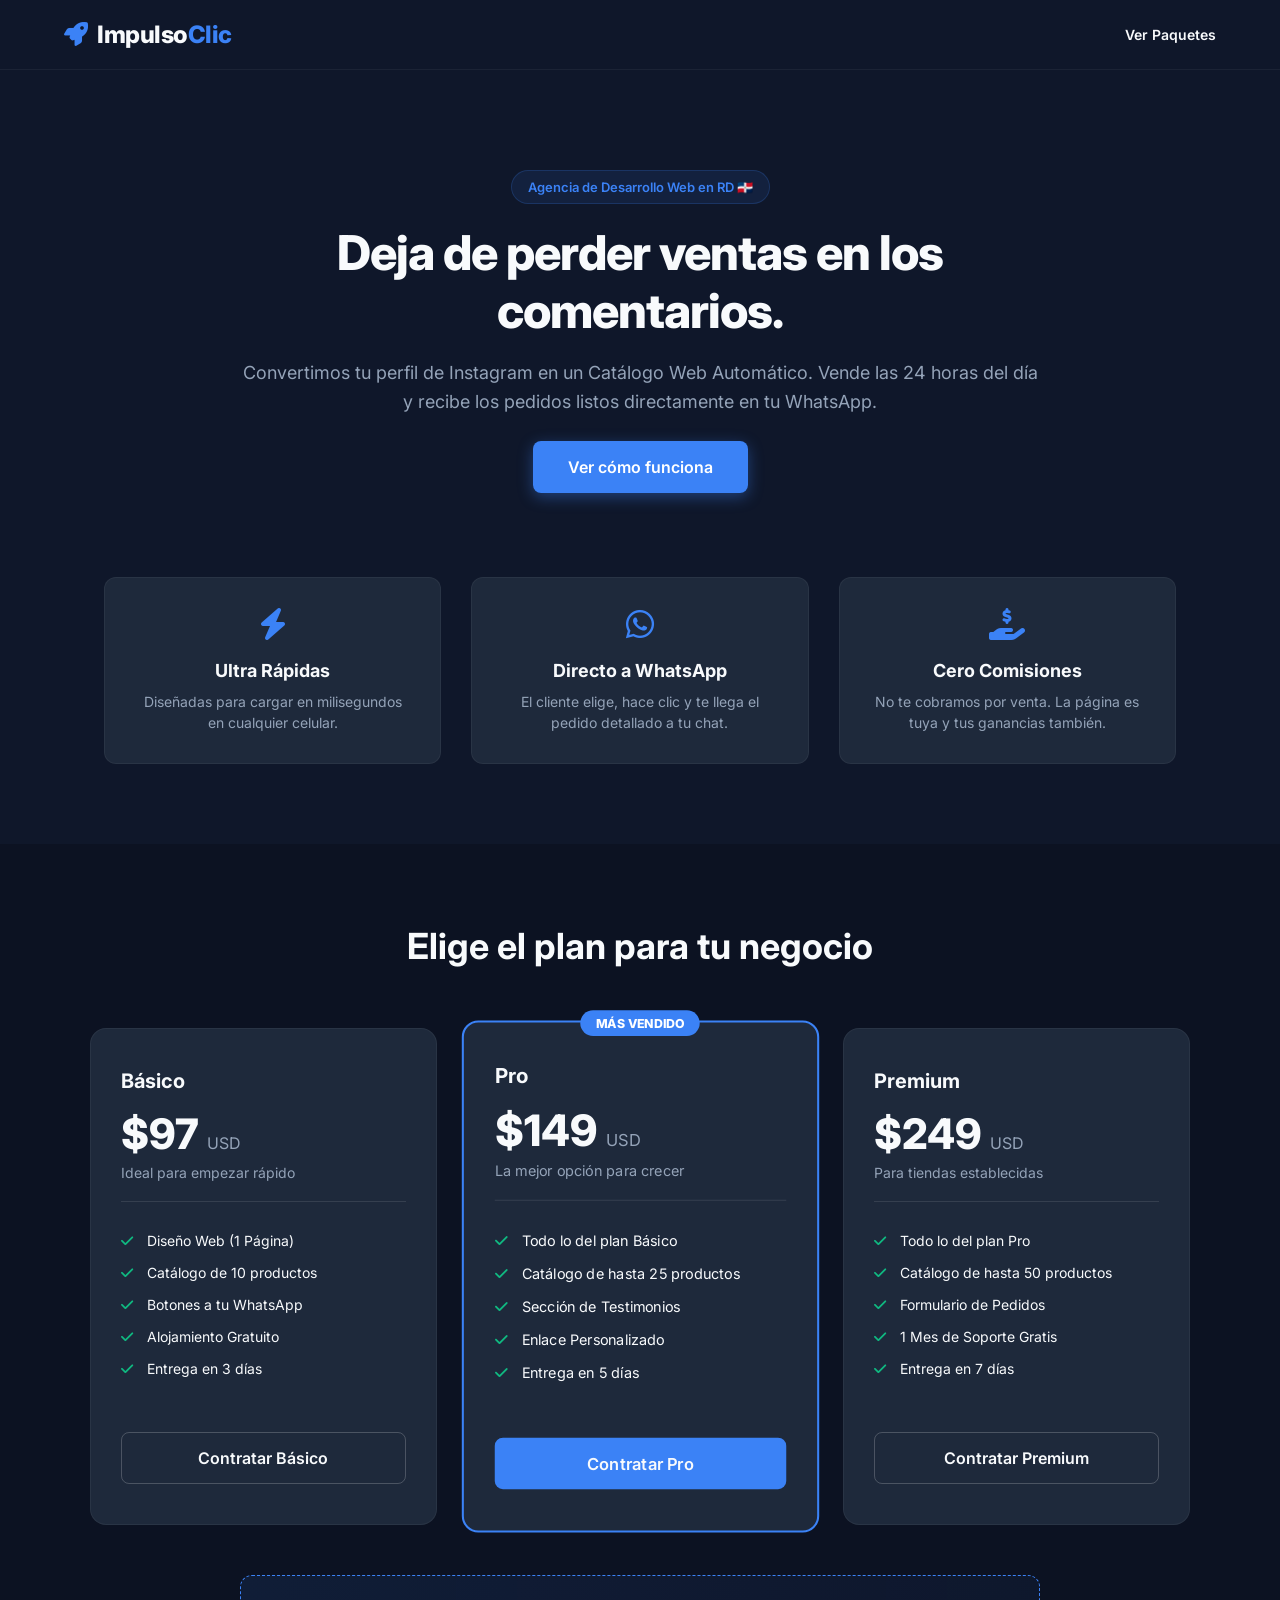
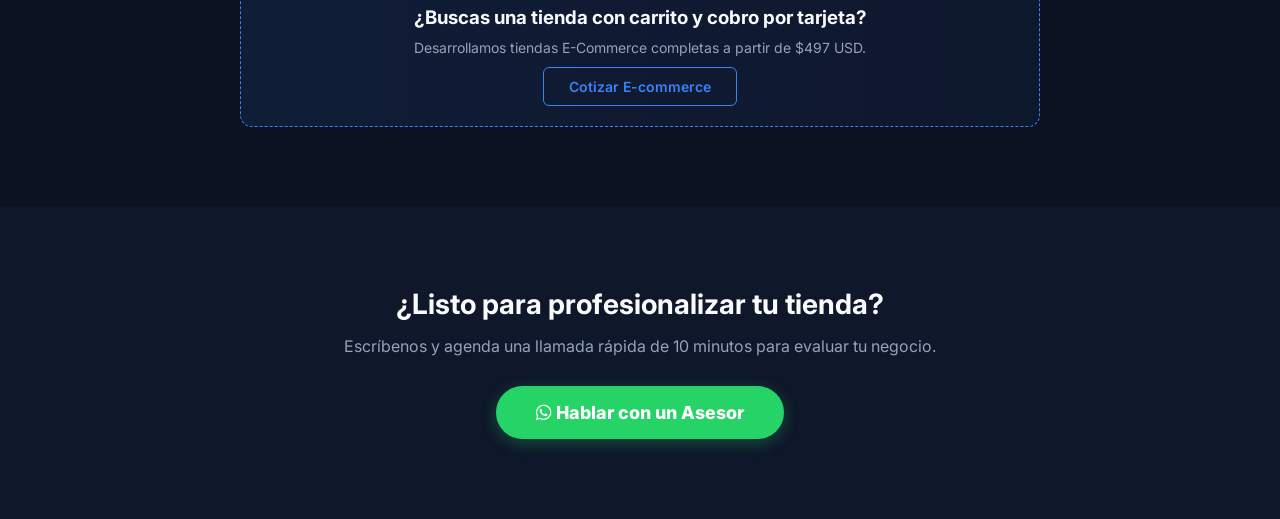
<file: index.html>
<!DOCTYPE html>
<html lang="es">
<head>
    <meta charset="UTF-8">
    <meta name="viewport" content="width=device-width, initial-scale=1.0">
    <title>Impulso Clic | Tu Tienda en Automático</title>
    <!-- Fuentes modernas -->
    <link href="https://fonts.googleapis.com/css2?family=Inter:wght@300;400;600;800&display=swap" rel="stylesheet">
    <link rel="stylesheet" href="https://cdnjs.cloudflare.com/ajax/libs/font-awesome/6.4.0/css/all.min.css">
    <link rel="stylesheet" href="style.css">
</head>
<body>

    <!-- NAVBAR -->
    <header class="navbar">
        <div class="logo"><i class="fas fa-rocket"></i> Impulso<span>Clic</span></div>
        <a href="#precios" class="btn-nav">Ver Paquetes</a>
    </header>

    <!-- HERO SECTION -->
    <section class="hero">
        <div class="hero-content">
            <span class="badge">Agencia de Desarrollo Web en RD 🇩🇴</span>
            <h1>Deja de perder ventas en los comentarios.</h1>
            <p>Convertimos tu perfil de Instagram en un Catálogo Web Automático. Vende las 24 horas del día y recibe los pedidos listos directamente en tu WhatsApp.</p>
            <a href="#precios" class="btn-primary">Ver cómo funciona</a>
        </div>
    </section>

    <!-- BENEFICIOS -->
    <section class="benefits">
        <div class="benefit-box">
            <i class="fas fa-bolt"></i>
            <h3>Ultra Rápidas</h3>
            <p>Diseñadas para cargar en milisegundos en cualquier celular.</p>
        </div>
        <div class="benefit-box">
            <i class="fab fa-whatsapp"></i>
            <h3>Directo a WhatsApp</h3>
            <p>El cliente elige, hace clic y te llega el pedido detallado a tu chat.</p>
        </div>
        <div class="benefit-box">
            <i class="fas fa-hand-holding-dollar"></i>
            <h3>Cero Comisiones</h3>
            <p>No te cobramos por venta. La página es tuya y tus ganancias también.</p>
        </div>
    </section>

    <!-- SECCIÓN DE PRECIOS -->
    <section id="precios" class="pricing-section">
        <h2 class="section-title">Elige el plan para tu negocio</h2>
        
        <div class="pricing-grid">
            <!-- Paquete Básico -->
            <div class="pricing-card">
                <h3>Básico</h3>
                <span class="price">$97 <span>USD</span></span>
                <p class="subtitle">Ideal para empezar rápido</p>
                <ul class="features">
                    <li><i class="fas fa-check"></i> Diseño Web (1 Página)</li>
                    <li><i class="fas fa-check"></i> Catálogo de 10 productos</li>
                    <li><i class="fas fa-check"></i> Botones a tu WhatsApp</li>
                    <li><i class="fas fa-check"></i> Alojamiento Gratuito</li>
                    <li><i class="fas fa-check"></i> Entrega en 3 días</li>
                </ul>
                <a href="https://wa.me/18097808665?text=Hola%20Impulso%20Clic,%20me%20interesa%20contratar%20el%20Paquete%20Básico%20de%2097%20USD%20para%20mi%20negocio." class="btn-buy">Contratar Básico</a>
            </div>

            <!-- Paquete Pro (Destacado) -->
            <div class="pricing-card popular">
                <div class="popular-tag">Más Vendido</div>
                <h3>Pro</h3>
                <span class="price">$149 <span>USD</span></span>
                <p class="subtitle">La mejor opción para crecer</p>
                <ul class="features">
                    <li><i class="fas fa-check"></i> Todo lo del plan Básico</li>
                    <li><i class="fas fa-check"></i> Catálogo de hasta 25 productos</li>
                    <li><i class="fas fa-check"></i> Sección de Testimonios</li>
                    <li><i class="fas fa-check"></i> Enlace Personalizado</li>
                    <li><i class="fas fa-check"></i> Entrega en 5 días</li>
                </ul>
                <a href="https://wa.me/18097808665?text=Hola,%20me%20interesa%20contratar%20el%20Paquete%20Pro%20de%20149%20USD%20para%20mi%20negocio." class="btn-buy btn-popular">Contratar Pro</a>
            </div>

            <!-- Paquete Premium -->
            <div class="pricing-card">
                <h3>Premium</h3>
                <span class="price">$249 <span>USD</span></span>
                <p class="subtitle">Para tiendas establecidas</p>
                <ul class="features">
                    <li><i class="fas fa-check"></i> Todo lo del plan Pro</li>
                    <li><i class="fas fa-check"></i> Catálogo de hasta 50 productos</li>
                    <li><i class="fas fa-check"></i> Formulario de Pedidos</li>
                    <li><i class="fas fa-check"></i> 1 Mes de Soporte Gratis</li>
                    <li><i class="fas fa-check"></i> Entrega en 7 días</li>
                </ul>
                <a href="https://wa.me/18097808665?text=Hola%20Impulso%20Clic,%20me%20interesa%20contratar%20el%20Paquete%20Premium%20de%20249%20USD%20para%20mi%20negocio." class="btn-buy">Contratar Premium</a>
            </div>
        </div>

        <!-- Alerta de E-commerce -->
        <div class="ecommerce-banner">
            <h3>¿Buscas una tienda con carrito y cobro por tarjeta?</h3>
            <p>Desarrollamos tiendas E-Commerce completas a partir de $497 USD.</p>
            <a href="https://wa.me/18097808665?text=Hola,%20me%20gustaría%20cotizar%20una%20tienda%20E-Commerce%20completa%20con%20carrito%20de%20compras." class="btn-outline">Cotizar E-commerce</a>
        </div>
    </section>

    <!-- FOOTER / CTA FINAL -->
    <footer class="footer">
        <h2>¿Listo para profesionalizar tu tienda?</h2>
        <p>Escríbenos y agenda una llamada rápida de 10 minutos para evaluar tu negocio.</p>
        <a href="https://wa.me/18097808665?text=Hola,%20quisiera%20una%20asesoría%20rápida%20para%20saber%20qué%20página%20web%20necesita%20mi%20tienda." class="btn-whatsapp-large"><i class="fab fa-whatsapp"></i> Hablar con un Asesor</a>
    </footer>

</body>
</html>
</file>
<file: style.css>
* {
    margin: 0;
    padding: 0;
    box-sizing: border-box;
    font-family: 'Inter', sans-serif;
    scroll-behavior: smooth;
}

:root {
    --bg-dark: #0f172a;    /* Azul noche muy oscuro */
    --primary: #3b82f6;    /* Azul eléctrico */
    --primary-hover: #2563eb;
    --text-light: #f8fafc;
    --text-muted: #94a3b8;
    --card-bg: #1e293b;
}

body {
    background-color: var(--bg-dark);
    color: var(--text-light);
}

/* NAVBAR */
.navbar {
    display: flex;
    justify-content: space-between;
    align-items: center;
    padding: 20px 5%;
    border-bottom: 1px solid rgba(255,255,255,0.05);
}

.logo {
    font-size: 24px;
    font-weight: 800;
    letter-spacing: -0.5px;
}

.logo i {
    color: var(--primary);
    margin-right: 5px;
}

.logo span {
    color: var(--primary);
}

.btn-nav {
    text-decoration: none;
    color: var(--text-light);
    font-size: 14px;
    font-weight: 600;
    transition: 0.3s;
}

.btn-nav:hover {
    color: var(--primary);
}

/* HERO SECTION */
.hero {
    text-align: center;
    padding: 100px 5% 60px;
}

.hero-content {
    max-width: 800px;
    margin: 0 auto;
}

.badge {
    background-color: rgba(59, 130, 246, 0.1);
    color: var(--primary);
    padding: 8px 16px;
    border-radius: 20px;
    font-size: 13px;
    font-weight: 600;
    margin-bottom: 20px;
    display: inline-block;
    border: 1px solid rgba(59, 130, 246, 0.2);
}

.hero h1 {
    font-size: 48px;
    font-weight: 800;
    line-height: 1.2;
    margin-bottom: 20px;
    letter-spacing: -1px;
}

.hero p {
    font-size: 18px;
    color: var(--text-muted);
    margin-bottom: 40px;
    line-height: 1.6;
}

.btn-primary {
    text-decoration: none;
    background-color: var(--primary);
    color: white;
    padding: 16px 35px;
    border-radius: 8px;
    font-size: 16px;
    font-weight: 600;
    transition: 0.3s;
    box-shadow: 0 4px 15px rgba(59, 130, 246, 0.4);
}

.btn-primary:hover {
    background-color: var(--primary-hover);
    transform: translateY(-2px);
}

/* BENEFICIOS */
.benefits {
    display: grid;
    grid-template-columns: repeat(auto-fit, minmax(250px, 1fr));
    gap: 30px;
    padding: 40px 5% 80px;
    max-width: 1200px;
    margin: 0 auto;
}

.benefit-box {
    background-color: var(--card-bg);
    padding: 30px;
    border-radius: 12px;
    text-align: center;
    border: 1px solid rgba(255,255,255,0.05);
}

.benefit-box i {
    font-size: 32px;
    color: var(--primary);
    margin-bottom: 20px;
}

.benefit-box h3 {
    margin-bottom: 10px;
    font-size: 18px;
}

.benefit-box p {
    color: var(--text-muted);
    font-size: 14px;
    line-height: 1.5;
}

/* PRECIOS */
.pricing-section {
    padding: 80px 5%;
    background-color: rgba(0,0,0,0.2);
}

.section-title {
    text-align: center;
    font-size: 36px;
    margin-bottom: 60px;
}

.pricing-grid {
    display: grid;
    grid-template-columns: repeat(auto-fit, minmax(300px, 1fr));
    gap: 30px;
    max-width: 1100px;
    margin: 0 auto 50px;
}

.pricing-card {
    background-color: var(--card-bg);
    padding: 40px 30px;
    border-radius: 16px;
    border: 1px solid rgba(255,255,255,0.05);
    position: relative;
    display: flex;
    flex-direction: column;
}

.popular {
    border: 2px solid var(--primary);
    transform: scale(1.03);
    background-color: #1e293b;
}

.popular-tag {
    position: absolute;
    top: -12px;
    left: 50%;
    transform: translateX(-50%);
    background-color: var(--primary);
    color: white;
    padding: 5px 15px;
    border-radius: 20px;
    font-size: 12px;
    font-weight: 800;
    text-transform: uppercase;
}

.pricing-card h3 {
    font-size: 20px;
    margin-bottom: 15px;
}

.price {
    font-size: 42px;
    font-weight: 800;
    margin-bottom: 5px;
}

.price span {
    font-size: 16px;
    color: var(--text-muted);
    font-weight: 400;
}

.subtitle {
    color: var(--text-muted);
    font-size: 14px;
    margin-bottom: 30px;
    border-bottom: 1px solid rgba(255,255,255,0.1);
    padding-bottom: 20px;
}

.features {
    list-style: none;
    margin-bottom: 40px;
    flex-grow: 1;
}

.features li {
    margin-bottom: 15px;
    font-size: 14px;
    color: var(--text-light);
}

.features i {
    color: #10b981; /* Verde éxito */
    margin-right: 10px;
}

.btn-buy {
    text-decoration: none;
    text-align: center;
    padding: 15px;
    border-radius: 8px;
    font-weight: 600;
    border: 1px solid rgba(255,255,255,0.2);
    color: var(--text-light);
    transition: 0.3s;
}

.btn-buy:hover {
    background-color: rgba(255,255,255,0.05);
}

.btn-popular {
    background-color: var(--primary);
    border: none;
}

.btn-popular:hover {
    background-color: var(--primary-hover);
}

/* BANNER ECOMMERCE */
.ecommerce-banner {
    max-width: 800px;
    margin: 0 auto;
    background: linear-gradient(to right, rgba(59, 130, 246, 0.1), rgba(59, 130, 246, 0.05));
    border: 1px dashed var(--primary);
    padding: 30px;
    border-radius: 12px;
    text-align: center;
}

.ecommerce-banner h3 {
    margin-bottom: 10px;
}

.ecommerce-banner p {
    color: var(--text-muted);
    margin-bottom: 20px;
    font-size: 14px;
}

.btn-outline {
    text-decoration: none;
    color: var(--primary);
    border: 1px solid var(--primary);
    padding: 10px 25px;
    border-radius: 6px;
    font-weight: 600;
    font-size: 14px;
    transition: 0.3s;
}

.btn-outline:hover {
    background-color: var(--primary);
    color: white;
}

/* FOOTER */
.footer {
    text-align: center;
    padding: 80px 5%;
}

.footer h2 {
    font-size: 28px;
    margin-bottom: 15px;
}

.footer p {
    color: var(--text-muted);
    margin-bottom: 30px;
}

.btn-whatsapp-large {
    text-decoration: none;
    background-color: #25D366;
    color: white;
    padding: 16px 40px;
    border-radius: 30px;
    font-size: 18px;
    font-weight: 800;
    display: inline-block;
    transition: 0.3s;
    box-shadow: 0 4px 15px rgba(37, 211, 102, 0.3);
}

.btn-whatsapp-large:hover {
    transform: scale(1.05);
    background-color: #1ebc59;
}
</file>
